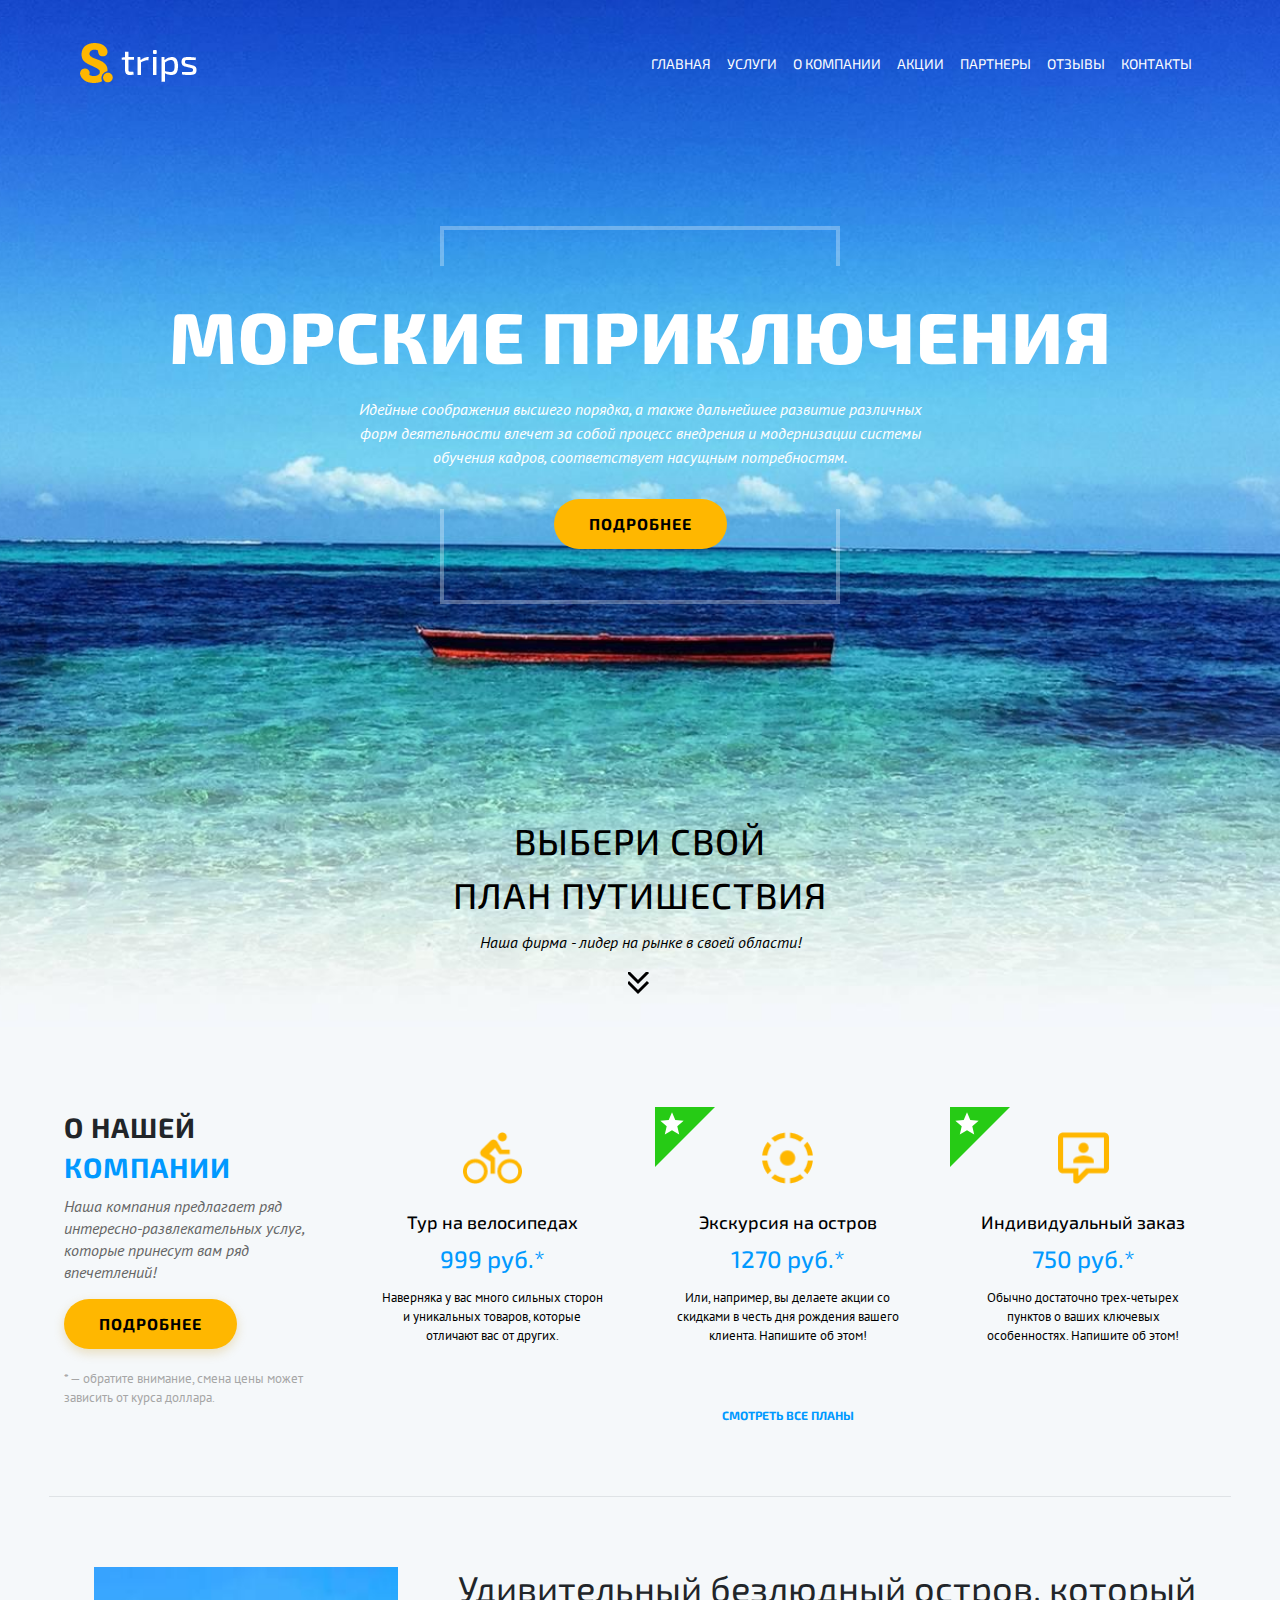
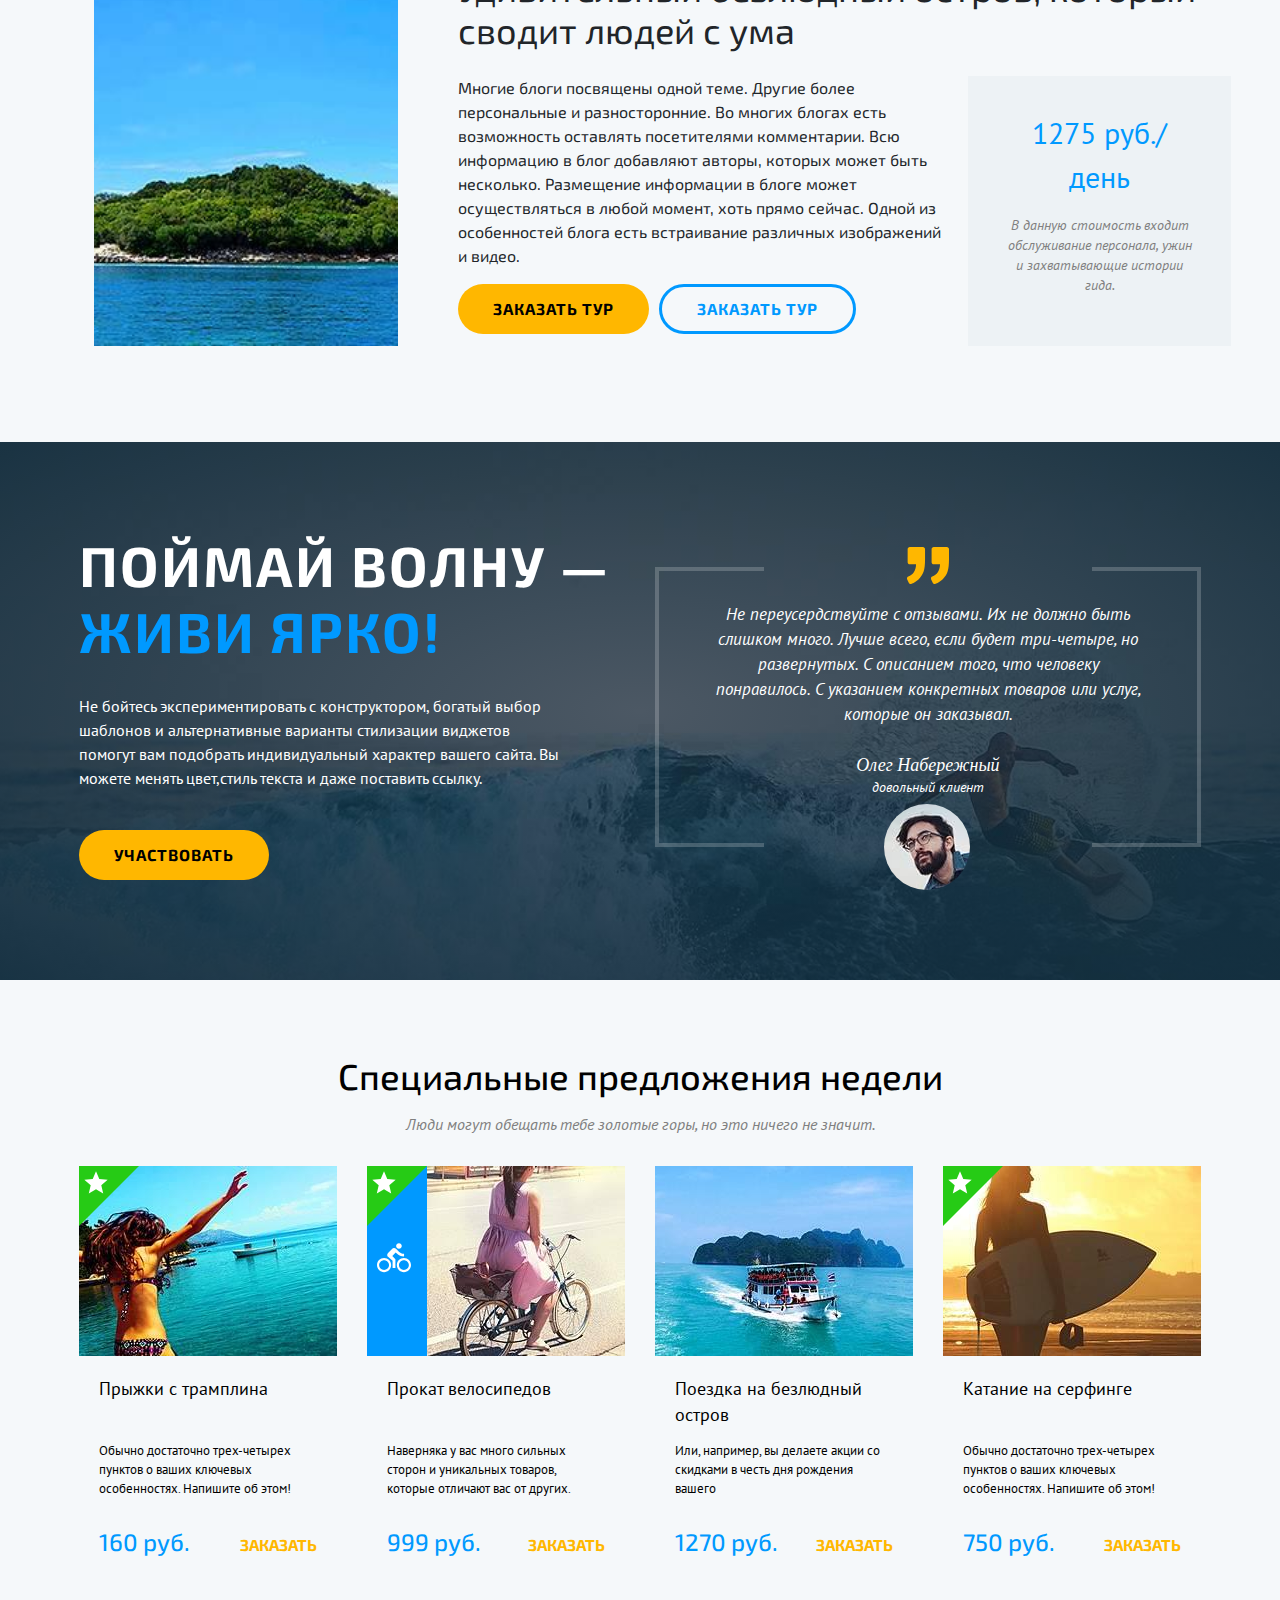
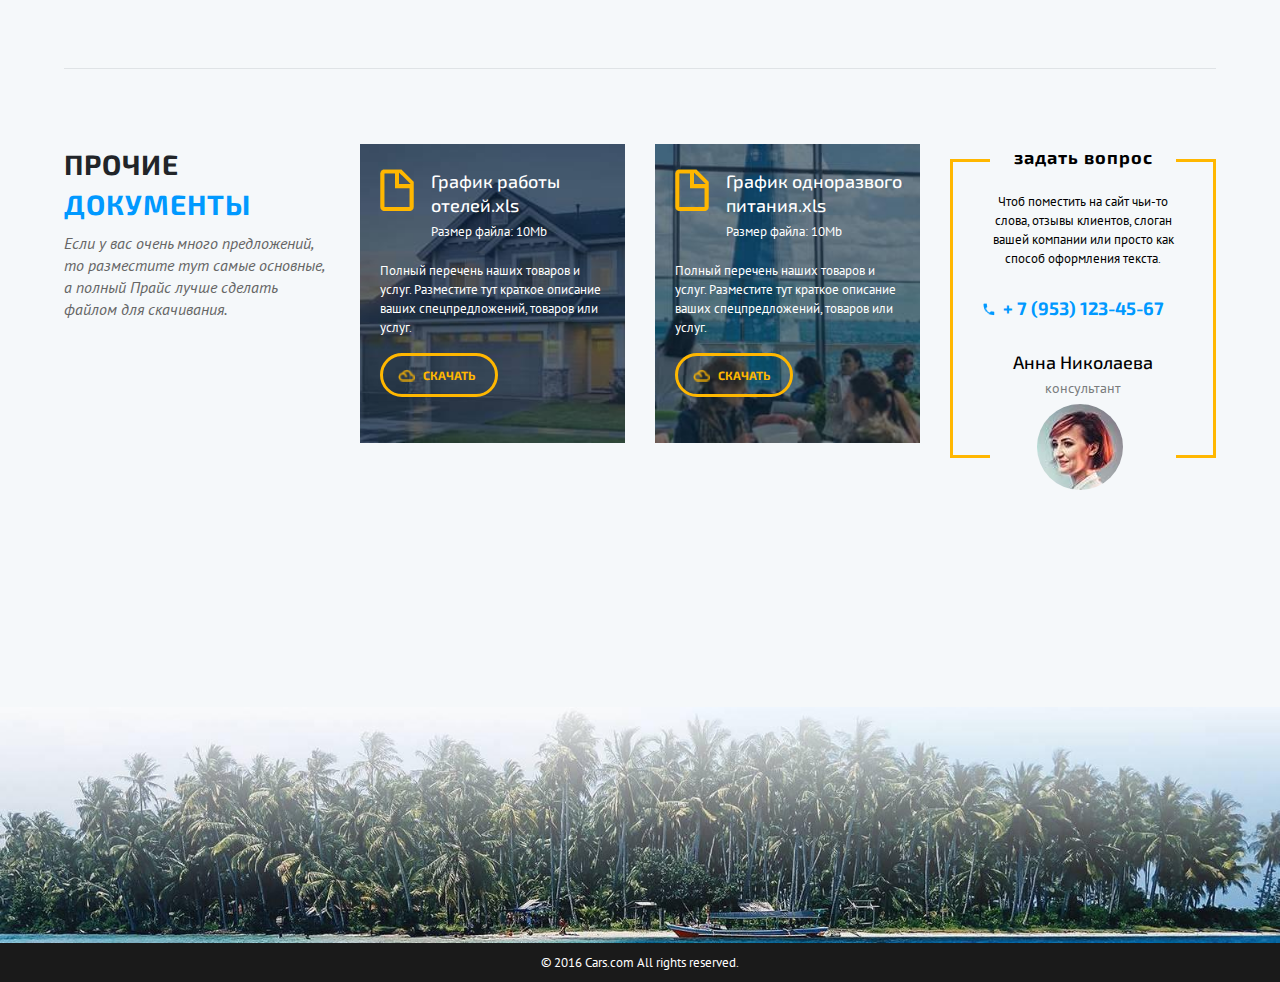
<file: index.html>
<!DOCTYPE html><html lang="en"><head><meta charset="UTF-8"/><meta name="viewport" content="width=device-width, user-scalable=yes, initial-scale=1.0, maximum-scale=1.0, minimum-scale=1.0"/><title>Sea trips official sitey</title><link rel="stylesheet" href="css/style.css"/><link rel="shortcut icon" href="img/logo-title.png" type="image/png"/></head><body><header> <div class="wrapper"><div class="top-menu"> <nav class="navbar navbar-expand-lg d-flex justify-content-between flex-row"><a class="navbar-brand" href="index.html"> <img src="img/logo.png" alt="logo sea trips"/></a><button class="navbar-toggler navbar-light bg-light" type="button" data-toggle="collapse" data-target="#navbarText" aria-controls="navbarText" aria-expanded="false" aria-label="Toggle navigation"><span class="navbar-toggler-icon navbar-light"></span></button><div class="collapse navbar-collapse" id="navbarText"><div class="d-flex justify-content-end w-100"><ul class="navbar-nav text-right"><li class="nav-item text-uppercase"><a class="nav-item nav-link" href="#">Главная</a></li><li class="nav-item text-uppercase"><a class="nav-item nav-link" href="#">Услуги</a></li><li class="nav-item text-uppercase"> <a class="nav-item nav-link" href="#">О компании</a></li><li class="nav-item text-uppercase"> <a class="nav-item nav-link" href="#">Акции</a></li><li class="nav-item text-uppercase"><a class="nav-item nav-link" href="#">Партнеры</a></li><li class="nav-item text-uppercase"> <a class="nav-item nav-link" href="#">Отзывы</a></li><li class="nav-item text-uppercase"> <a class="nav-item nav-link" href="#">Контакты                      </a></li></ul></div></div></nav></div><div class="header-content row"><div class="about-header mx-auto col-12"><h2 class="text-white text-uppercase">Морские приключения</h2><p class="text-white mx-auto font-italic">Идейные соображения высшего порядка, а также дальнейшее развитие различных форм деятельности влечет за собой процесс внедрения и модернизации системы обучения кадров, соответствует насущным потребностям.</p><a class="btn-primary-a font-weight-bold text-uppercase" href="#">Подробнее</a></div></div><div class="row"><div class="choose mx-auto col-12"><h3 class="mx-auto text-uppercase text-center">выбери свой план&nbsp;путишествия</h3><p class="font-italic">Наша фирма - лидер на рынке в своей области!</p><a href="#special-offers"><svg class="bottom-arrow" width="25" height="25" viewBox="0 0 25 25"><polyline points="0 0 10 10 20 0" fill="none" stroke="black" stroke-width="3"></polyline><polyline points="0 10 10 20 20 10" fill="none" stroke="black" stroke-width="3"></polyline></svg></a></div></div></div></header><svg> <symbol id="svgquotes" viewBox="0 0 42 37" width="42" height="37">	    <path fill="#ffb700" d="M39.85 0L26.75 0C25.56 0 24.6 0.96 24.6 2.15L24.6 15.22C24.6 16.41 25.56 17.37 26.75 17.37L33.02 17.37C32.94 20.79 32.14 23.53 30.63 25.59C29.44 27.21 27.64 28.56 25.23 29.62C24.13 30.11 23.65 31.41 24.17 32.51L25.72 35.77C26.22 36.82 27.45 37.28 28.52 36.82C31.37 35.59 33.78 34.04 35.75 32.14C38.14 29.84 39.78 27.23 40.67 24.32C41.56 21.42 42 17.45 42 12.42L42 2.15C42 0.96 41.03 0 39.85 0ZM4.57 36.81C7.39 35.59 9.78 34.03 11.76 32.14C14.17 29.84 15.82 27.24 16.71 24.35C17.6 21.47 18.04 17.49 18.04 12.42L18.04 2.15C18.04 0.96 17.08 0 15.89 0L2.79 0C1.6 0 0.64 0.96 0.64 2.15L0.64 15.22C0.64 16.41 1.6 17.37 2.79 17.37L9.06 17.37C8.98 20.79 8.18 23.53 6.67 25.59C5.49 27.21 3.68 28.56 1.28 29.62C0.17 30.11 -0.31 31.41 0.21 32.51L1.75 35.76C2.25 36.81 3.5 37.28 4.57 36.81Z"></path></symbol><symbol id="svgstar" viewBox="0 0 24 24" fill="white" width="28px" height="28px"><path d="M0 0h24v24H0z" fill="none"></path><path d="M12 17.27L18.18 21l-1.64-7.03L22 9.24l-7.19-.61L12 2 9.19 8.63 2 9.24l5.46 4.73L5.82 21z"></path></symbol><symbol id="svgbice" viewBox="0 0 24 24" fill="black" width="34px" height="34px"><path d="M0 0h24v24H0z" fill="none"></path><path fill="white" d="M15.5 5.5c1.1 0 2-.9 2-2s-.9-2-2-2-2 .9-2 2 .9 2 2 2zM5 12c-2.8 0-5 2.2-5 5s2.2 5 5 5 5-2.2 5-5-2.2-5-5-5zm0 8.5c-1.9 0-3.5-1.6-3.5-3.5s1.6-3.5 3.5-3.5 3.5 1.6 3.5 3.5-1.6 3.5-3.5 3.5zm5.8-10l2.4-2.4.8.8c1.3 1.3 3 2.1 5.1 2.1V9c-1.5 0-2.7-.6-3.6-1.5l-1.9-1.9c-.5-.4-1-.6-1.6-.6s-1.1.2-1.4.6L7.8 8.4c-.4.4-.6.9-.6 1.4 0 .6.2 1.1.6 1.4L11 14v5h2v-6.2l-2.2-2.3zM19 12c-2.8 0-5 2.2-5 5s2.2 5 5 5 5-2.2 5-5-2.2-5-5-5zm0 8.5c-1.9 0-3.5-1.6-3.5-3.5s1.6-3.5 3.5-3.5 3.5 1.6 3.5 3.5-1.6 3.5-3.5 3.5z"></path></symbol></svg><main>        <section class="about-company-section wrapper"> <div class="about-plans row"><div class="about-company col-xs-12 col-xl-3"><h3 class="text-uppercase font-weight-bold">О нашей <span>компании</span></h3><p class="about-company-main font-italic">Наша компания предлагает ряд интересно-развлекательных услуг, которые принесут вам ряд впечетлений!</p><a class="btn-primary-a font-weight-bold text-uppercase" href="#">подробнее</a><p class="attention">* — обратите внимание, смена цены может зависить от курса доллара.</p></div><div class="plans col-xs-12 col-xl-9 align-items-stretch p-xs-0"><div class="row"><div class="col-xs-12 col-sm-6 col-lg-4 mb-3 mb-lg-0"><figure class="text-center h-100 position-relative"><img src="img/img-bicycle.png" alt="bicycle"/><figcaption><p class="name-plan">Тур на велосипедах</p><h4>999 руб.*</h4><p class="about-plan">Наверняка у вас много сильных сторон и уникальных товаров, которые отличают вас от других.</p><a class="href position-absolute" href="#"></a></figcaption></figure></div><div class="col-xs-12 col-sm-6 col-lg-4 mb-3 mb-lg-0"><figure class="green-star-bg text-center h-100 position-relative"><img src="img/img-round.png" alt="round"/><svg class="star-bg position-absolute"> <use class="star" xlink:href="#svgstar"></use></svg><figcaption><p class="name-plan">Экскурсия на остров</p><h4>1270 руб.*</h4><p class="about-plan">Или, например, вы делаете акции со скидками в честь дня рождения вашего клиента. Напишите об этом!</p><a class="href position-absolute" href="#"></a></figcaption></figure></div><div class="col-xs-12 col-sm-6 col-lg-4 mb-3 mb-lg-0"><figure class="green-star-bg text-center h-100 position-relative"><img src="img/img-messege.png" alt="messege"/><svg class="star-bg position-absolute"> <use class="star" xlink:href="#svgstar"></use></svg><figcaption><p class="name-plan">Индивидуальный заказ</p><h4>750 руб.*</h4><p class="about-plan">Обычно достаточно трех-четырех пунктов о ваших ключевых особенностях. Напишите об этом!</p><a class="href position-absolute" href="#"></a></figcaption></figure></div><div class="col-12 text-center"> <a class="see-all-plans text-uppercase font-weight-bold">смотреть все планы</a></div></div></div></div><figure class="island row"> <div class="col-xs-12 col-lg-4 d-flex justify-content-center"><div class="col-sm-8 col-lg-12"><img class="col-12 h-100" src="img/island.jpg" alt="Удивительный безлюдный остров, который сводит людей с ума"/></div></div><figcaption class="col-xs-12 col-lg-8"> <h3>Удивительный безлюдный остров,&nbsp;который сводит людей&nbsp;с&nbsp;ума</h3><div class="row"> <div class="col-xs-12 col-xl-8 island-content"> <p>Многие блоги посвящены одной теме.  Другие более персональные и разносторонние. Во многих блогах есть возможность оставлять посетителями комментарии. Всю информацию в блог добавляют авторы, которых может быть несколько. Размещение информации в блоге может осуществляться в любой момент, хоть прямо сейчас. Одной из особенностей блога есть встраивание различных изображений и видео.</p><a class="btn-primary-a font-weight-bold text-uppercase" href="#">заказать тур</a><a class="btn-primary-a-two font-weight-bold text-uppercase" href="#">заказать тур</a></div><div class="col-xs-12 col-xl-4 prise-island-block text-center d-flex justify-content-center flex-column"><p class="prise-island">1275 руб./день</p><p class="text-center font-italic">В данную стоимость входит обслуживание персонала, ужин и захватывающие истории гида.</p></div></div></figcaption></figure></section><section class="comments-section"> <div class="wrapper row"> <div class="col-lg-6 motto"> <h2 class="font-weight-bold text-uppercase">поймай волну — <span>живи&nbsp;ярко!</span></h2><p>Не бойтесь экспериментировать с конструктором, богатый выбор шаблонов и альтернативные варианты стилизации виджетов помогут вам подобрать индивидуальный характер вашего сайта. Вы можете менять цвет,стиль текста и даже поставить ссылку.</p><a class="btn-primary-a font-weight-bold text-uppercase" href="#">участвовать</a></div><div class="col-lg-6 comment"><blockquote class="text-center position-relative"><svg class="bg-quotes position-absolute"><use xlink:href="#svgquotes"></use></svg><p class="comment-text font-italic mx-auto">Не переусердствуйте с отзывами. Их не должно быть слишком много. Лучше всего, если будет три-четыре, но развернутых. С описанием того, что человеку понравилось. С указанием конкретных товаров или услуг, которые он заказывал.</p><cite class="name d-flex flex-column align-items-center">Олег Набережный<span class="d-inline-block position-relative">довольный клиент<img class="position-absolute" src="img/client.jpg" alt="наш довольний клієнт"/></span></cite></blockquote></div></div></section><section class="wrapper"><div class="special-offers" id="special-offers"><h3 class="text-center">Специальные предложения недели</h3><p class="text-center font-italic"> Люди могут обещать тебе золотые горы, но это ничего не значит.</p><div class="plans col-xl-12 align-items-stretch"><div class="row"><div class="col-xs-12 col-sm-8 offset-sm-2 col-lg-6 offset-lg-0 col-xl-3 mb-3 mb-xl-0"><figure class="green-star-bg p-0 position-relative"><img class="w-100" src="img/img-offer-jump.jpg" alt="стрибок в море"/><svg class="star-bg position-absolute"> <use class="star" xlink:href="#svgstar"></use></svg><figcaption class="row"><p class="name-plan col-12">Прыжки с трамплина</p><p class="about-plan col-12">Обычно достаточно трех-четырех пунктов о ваших ключевых особенностях. Напишите об этом!</p><div class="col-12 w-100 d-flex justify-content-between align-items-end"> <h4>160 руб.</h4><a class="text-uppercase font-weight-bold" href="#">заказать</a></div></figcaption></figure></div><div class="col-xs-12 col-sm-8 offset-sm-2 col-lg-6 offset-lg-0 col-xl-3 mb-3 mb-xl-0"><figure class="green-star-bg blue-bike-bg p-0 position-relative"><img class="w-100" src="img/img-offer-bicycles.jpg" alt="прогулка на велосипеді"/><svg class="star-bg position-absolute"> <use class="star" xlink:href="#svgstar"></use></svg><svg class="bike-bg position-absolute"> <use class="star" xlink:href="#svgbice"></use></svg><figcaption class="row"><p class="name-plan col-12">Прокат велосипедов</p><p class="about-plan col-12">Наверняка у вас много сильных сторон и уникальных товаров, которые отличают вас от других. </p><div class="col-12 w-100 d-flex justify-content-between align-items-end"> <h4>999 руб.</h4><a class="text-uppercase font-weight-bold" href="#">заказать</a></div></figcaption></figure></div><div class="col-xs-12 col-sm-8 offset-sm-2 col-lg-6 offset-lg-0 col-xl-3 mb-3 mb-xl-0"><figure class="p-0 position-relative"><img class="w-100" src="img/img-offer-ship.jpg" alt="прогулка на кораблі"/><figcaption class="row"><p class="name-plan col-12">Поездка на безлюдный остров</p><p class="about-plan col-12">Или, например, вы делаете акции со скидками в честь дня рождения вашего </p><div class="col-12 w-100 d-flex justify-content-between align-items-end"> <h4>1270 руб.</h4><a class="text-uppercase font-weight-bold" href="#">заказать</a></div></figcaption></figure></div><div class="col-xs-12 col-sm-8 offset-sm-2 col-lg-6 offset-lg-0 col-xl-3 mb-3 mb-xl-0"><figure class="green-star-bg p-0 position-relative"><img class="w-100" src="img/img-offer-surfing.jpg" alt="найкращий серфінг у світі по найдешевшій ціні"/><svg class="star-bg position-absolute"> <use class="star" xlink:href="#svgstar"></use></svg><figcaption class="row"><p class="name-plan col-12">Катание на серфинге</p><p class="about-plan col-12">Обычно достаточно трех-четырех пунктов о ваших ключевых особенностях. Напишите об этом!</p><div class="col-12 w-100 d-flex justify-content-between align-items-end"> <h4>750 руб.</h4><a class="text-uppercase font-weight-bold" href="#">заказать</a></div></figcaption></figure></div></div></div></div><div class="other-documents row"><div class="about-company col-xs-12 col-xl-3"><h3 class="text-uppercase font-weight-bold">Прочие <span>документы</span></h3><p class="about-company-main font-italic">Если у вас очень много предложений, то разместите тут самые основные, а полный Прайс лучше сделать файлом для скачивания.</p></div><div class="others col-xl-9 align-items-stretch"><div class="row"><div class="col-xs-12 col-sm-6 col-lg-4 mb-3 mb-lg-0"> <div class="documents house-doc h-100"><img class="align-top" src="img/img-file.png" alt="#"/><span class="d-inline-block align-top"> <p class="name-doc">График работы отелей.xls</p><p class="size">Размер файла: 10Mb</p></span><p class="about-file">Полный перечень наших товаров и услуг. Разместите тут краткое описание ваших спецпредложений, товаров или услуг.</p><a class="btn-primary-a-two d-inline-block font-weight-bold text-uppercase" href="#">скачать</a></div></div><div class="col-xs-12 col-sm-6 col-lg-4 mb-3 mb-lg-0"> <div class="documents food-doc h-100"><img class="align-top" src="img/img-file.png" alt="#"/><span class="d-inline-block align-top"><p class="name-doc">График&nbsp;одноразвого питания.xls</p><p class="size">Размер файла: 10Mb</p></span><p class="about-file">Полный перечень наших товаров и услуг. Разместите тут краткое описание ваших спецпредложений, товаров или услуг.</p><a class="btn-primary-a-two d-inline-block font-weight-bold text-uppercase" href="#">скачать </a></div></div><div class="col-xs-12 col-sm-6 offset-sm-3 col-lg-4 offset-lg-0 mb-3 mb-lg-0"><div class="helper text-center h-100 position-relative"><p class="ask font-weight-bold text-center">задать вопрос</p><p class="help-info">Чтоб поместить на сайт чьи-то слова, отзывы клиентов, слоган вашей компании или просто как способ оформления текста.</p><a class="tel d-inline-block font-weight-bold" href="tel:+7 (953) 123-45-67">+ 7 (953) 123-45-67</a><p class="name-helper">Анна Николаева</p><span class="position-relative">консультант<img class="position-absolute" src="img/img-operator.jpg" alt="оператор який вам допоможе"/></span></div></div></div></div></div></section></main><footer> <div class="copy"> <div class="wrapper"><p class="m-0">&copy; 2016 Cars.com All rights reserved.</p></div></div></footer><script src="js/scripts.js"></script></body></html>
</file>
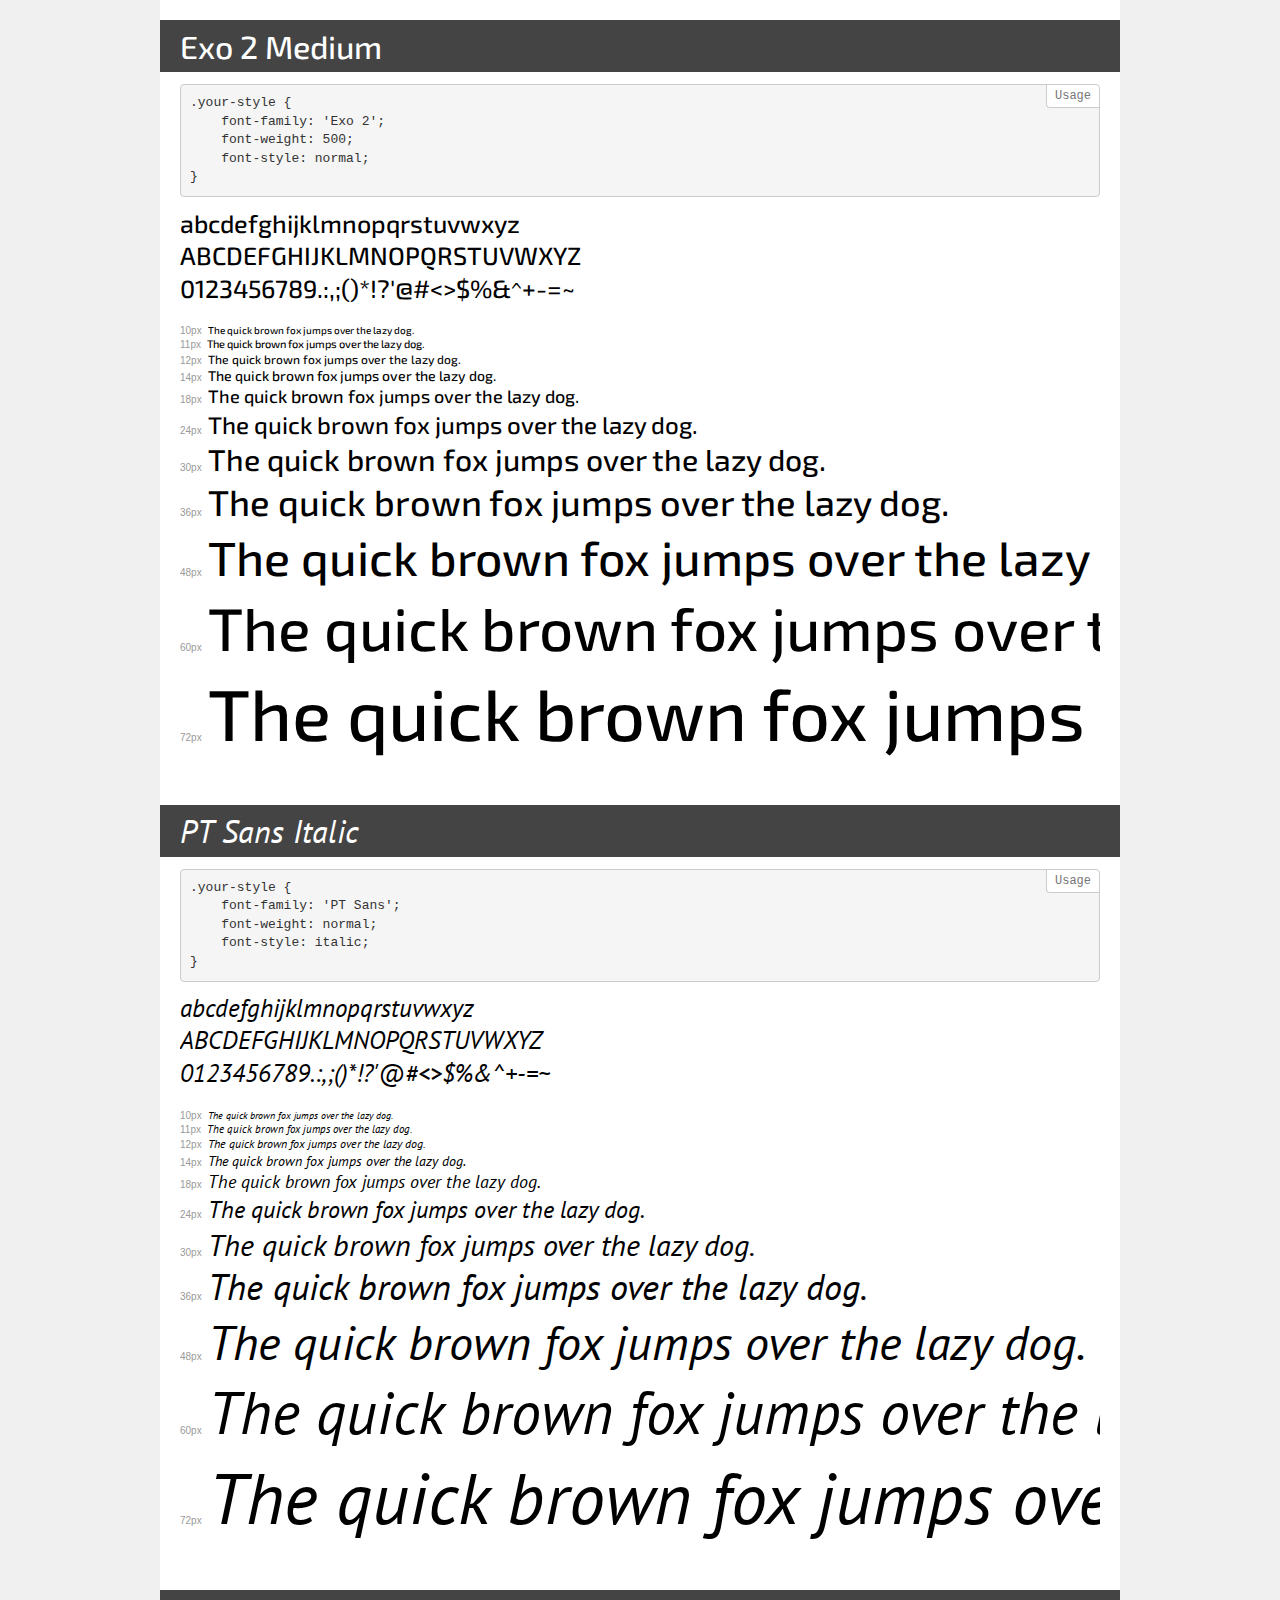
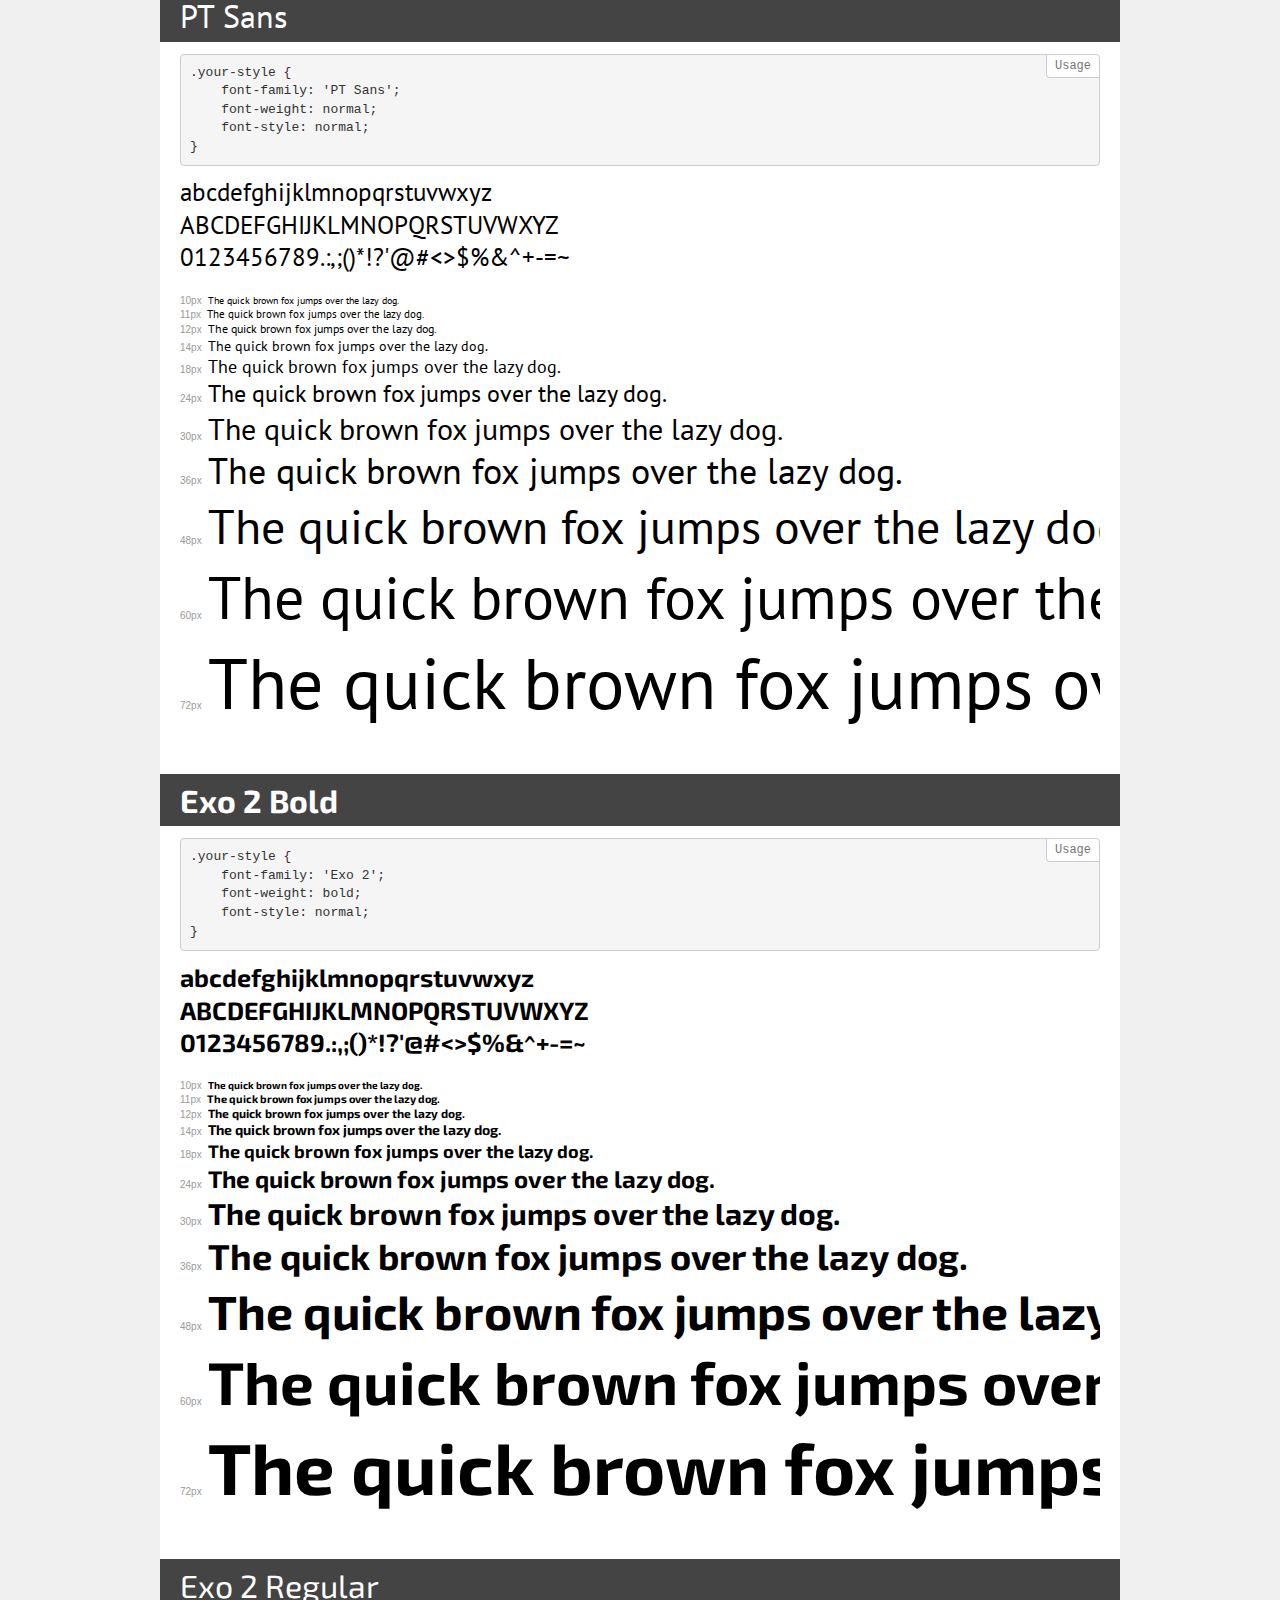
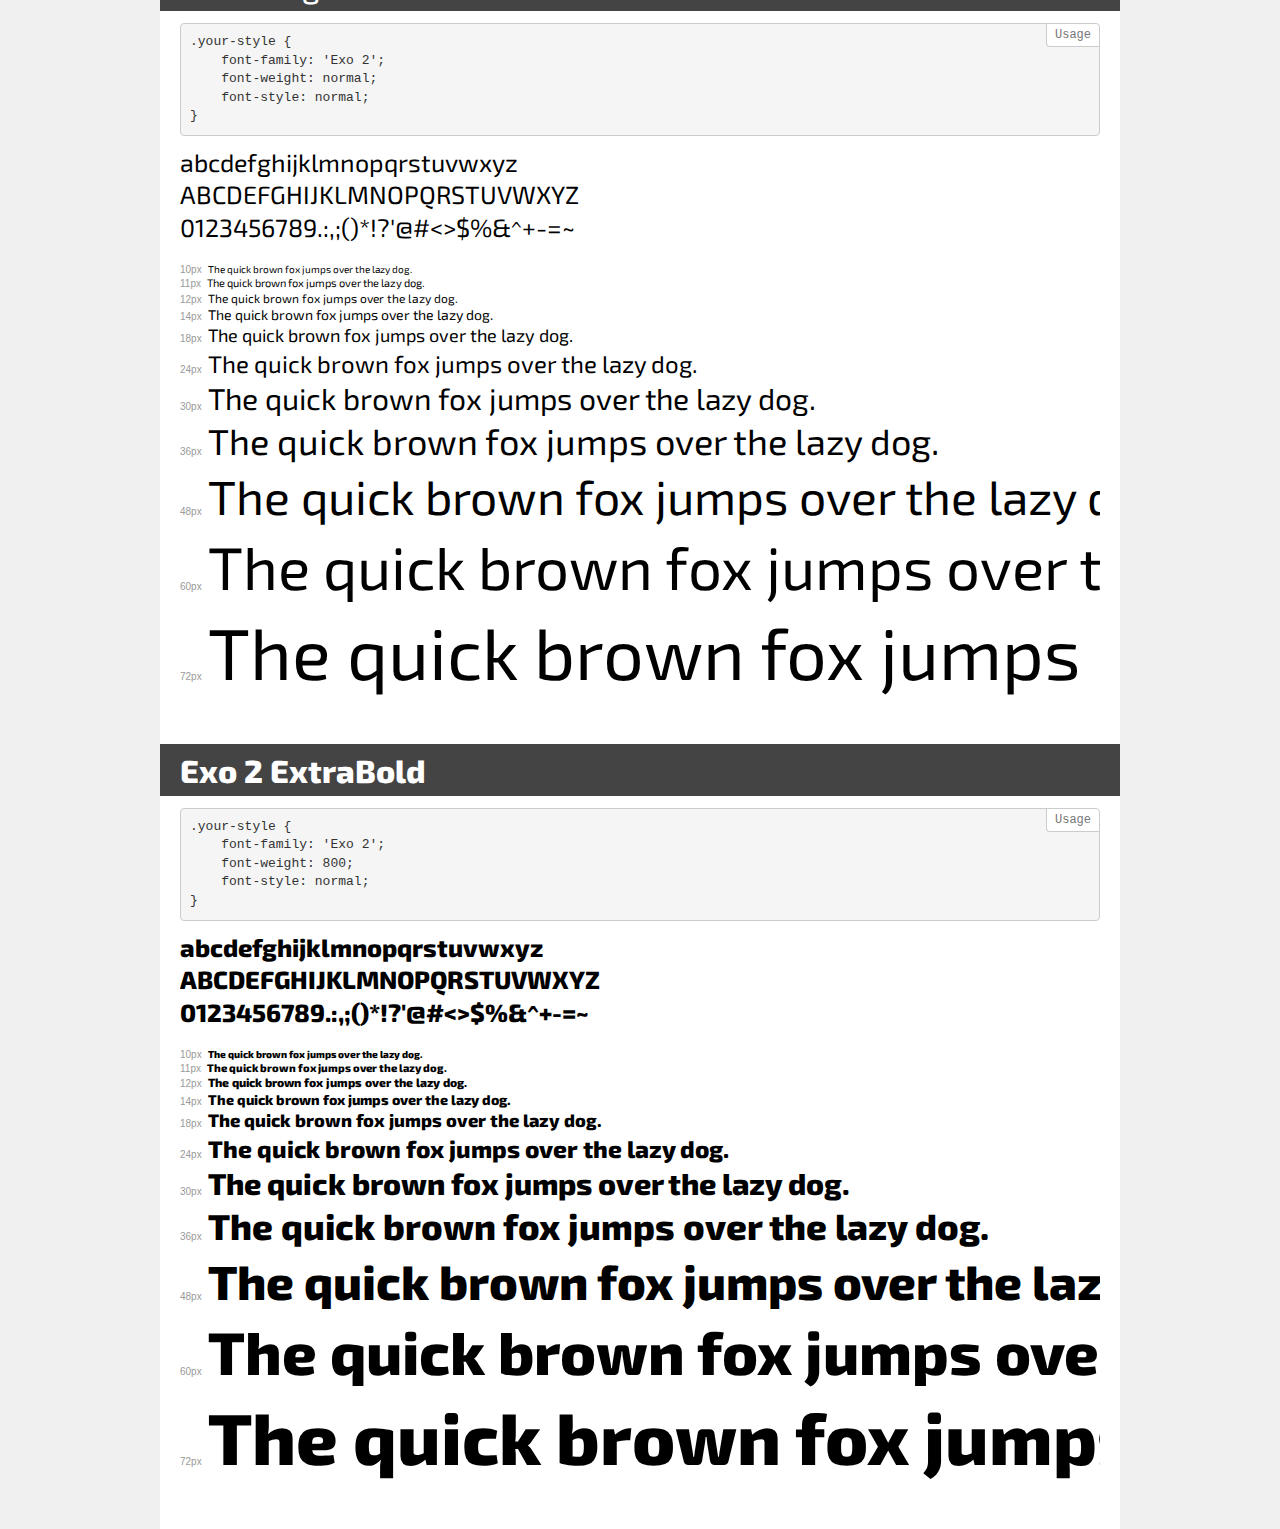
<file: fonts/demo.html>
<!DOCTYPE html>
<html lang="en">
<head>
    <meta charset="utf-8">
    <meta http-equiv="X-UA-Compatible" content="IE=edge">
    <meta name="viewport" content="width=device-width, initial-scale=1">
    <meta name="robots" content="noindex, noarchive">
    <meta name="format-detection" content="telephone=no">
    <title>Transfonter demo</title>
    <link href="stylesheet.css" rel="stylesheet">
    <style>
        /*
        http://meyerweb.com/eric/tools/css/reset/
        v2.0 | 20110126
        License: none (public domain)
        */
        html, body, div, span, applet, object, iframe,
        h1, h2, h3, h4, h5, h6, p, blockquote, pre,
        a, abbr, acronym, address, big, cite, code,
        del, dfn, em, img, ins, kbd, q, s, samp,
        small, strike, strong, sub, sup, tt, var,
        b, u, i, center,
        dl, dt, dd, ol, ul, li,
        fieldset, form, label, legend,
        table, caption, tbody, tfoot, thead, tr, th, td,
        article, aside, canvas, details, embed,
        figure, figcaption, footer, header, hgroup,
        menu, nav, output, ruby, section, summary,
        time, mark, audio, video {
            margin: 0;
            padding: 0;
            border: 0;
            font-size: 100%;
            font: inherit;
            vertical-align: baseline;
        }
        /* HTML5 display-role reset for older browsers */
        article, aside, details, figcaption, figure,
        footer, header, hgroup, menu, nav, section {
            display: block;
        }
        body {
            line-height: 1;
        }
        ol, ul {
            list-style: none;
        }
        blockquote, q {
            quotes: none;
        }
        blockquote:before, blockquote:after,
        q:before, q:after {
            content: '';
            content: none;
        }
        table {
            border-collapse: collapse;
            border-spacing: 0;
        }
        /* demo styles */
        body {
            background: #f0f0f0;
            color: #000;
        }
        .page {
            background: #fff;
            width: 920px;
            margin: 0 auto;
            padding: 20px 20px 0 20px;
            overflow: hidden;
        }
        .font-container {
            overflow-x: auto;
            overflow-y: hidden;
            margin-bottom: 40px;
            line-height: 1.3;
            white-space: nowrap;
            padding-bottom: 5px;
        }
        h1 {
            position: relative;
            background: #444;
            font-size: 32px;
            color: #fff;
            padding: 10px 20px;
            margin: 0 -20px 12px -20px;
        }
        .letters {
            font-size: 25px;
            margin-bottom: 20px;
        }
        .s10:before {
            content: '10px';
        }
        .s11:before {
            content: '11px';
        }
        .s12:before {
            content: '12px';
        }
        .s14:before {
            content: '14px';
        }
        .s18:before {
            content: '18px';
        }
        .s24:before {
            content: '24px';
        }
        .s30:before {
            content: '30px';
        }
        .s36:before {
            content: '36px';
        }
        .s48:before {
            content: '48px';
        }
        .s60:before {
            content: '60px';
        }
        .s72:before {
            content: '72px';
        }
        .s10:before, .s11:before, .s12:before, .s14:before,
        .s18:before, .s24:before, .s30:before, .s36:before,
        .s48:before, .s60:before, .s72:before {
            font-family: Arial, sans-serif;
            font-size: 10px;
            font-weight: normal;
            font-style: normal;
            color: #999;
            padding-right: 6px;
        }
        pre {
            display: block;
            position: relative;
            padding: 9px;
            margin: 0 0 10px;
            font-family: Monaco, Menlo, Consolas, "Courier New", monospace;
            font-size: 13px;
            line-height: 1.428571429;
            color: #333;
            font-weight: normal;
            font-style: normal;
            background-color: #f5f5f5;
            border: 1px solid #ccc;
            overflow-x: auto;
            border-radius: 4px;
        }
        pre:after {
            display: block;
            position: absolute;
            right: 0;
            top: 0;
            content: 'Usage';
            line-height: 1;
            padding: 5px 8px;
            font-size: 12px;
            color: #767676;
            background-color: #fff;
            border: 1px solid #ccc;
            border-right: none;
            border-top: none;
            border-radius: 0 4px 0 4px;
            z-index: 10;
        }
        /* responsive */
        @media (max-width: 959px) {
            .page {
                width: auto;
                margin: 0;
            }
        }
    </style>
</head>
<body>
<div class="page">
    <div class="demo">
        <h1 style="font-family: 'Exo 2'; font-weight: 500; font-style: normal;">Exo 2 Medium</h1>
        <pre>.your-style {
    font-family: 'Exo 2';
    font-weight: 500;
    font-style: normal;
}</pre>
        <div class="font-container" style="font-family: 'Exo 2'; font-weight: 500; font-style: normal;">
            <p class="letters">
                abcdefghijklmnopqrstuvwxyz<br>
ABCDEFGHIJKLMNOPQRSTUVWXYZ<br>
                0123456789.:,;()*!?'@#<>$%&^+-=~
            </p>
            <p class="s10" style="font-size: 10px;">The quick brown fox jumps over the lazy dog.</p>
            <p class="s11" style="font-size: 11px;">The quick brown fox jumps over the lazy dog.</p>
            <p class="s12" style="font-size: 12px;">The quick brown fox jumps over the lazy dog.</p>
            <p class="s14" style="font-size: 14px;">The quick brown fox jumps over the lazy dog.</p>
            <p class="s18" style="font-size: 18px;">The quick brown fox jumps over the lazy dog.</p>
            <p class="s24" style="font-size: 24px;">The quick brown fox jumps over the lazy dog.</p>
            <p class="s30" style="font-size: 30px;">The quick brown fox jumps over the lazy dog.</p>
            <p class="s36" style="font-size: 36px;">The quick brown fox jumps over the lazy dog.</p>
            <p class="s48" style="font-size: 48px;">The quick brown fox jumps over the lazy dog.</p>
            <p class="s60" style="font-size: 60px;">The quick brown fox jumps over the lazy dog.</p>
            <p class="s72" style="font-size: 72px;">The quick brown fox jumps over the lazy dog.</p>
        </div>
    </div>
    <div class="demo">
        <h1 style="font-family: 'PT Sans'; font-weight: normal; font-style: italic;">PT Sans Italic</h1>
        <pre>.your-style {
    font-family: 'PT Sans';
    font-weight: normal;
    font-style: italic;
}</pre>
        <div class="font-container" style="font-family: 'PT Sans'; font-weight: normal; font-style: italic;">
            <p class="letters">
                abcdefghijklmnopqrstuvwxyz<br>
ABCDEFGHIJKLMNOPQRSTUVWXYZ<br>
                0123456789.:,;()*!?'@#<>$%&^+-=~
            </p>
            <p class="s10" style="font-size: 10px;">The quick brown fox jumps over the lazy dog.</p>
            <p class="s11" style="font-size: 11px;">The quick brown fox jumps over the lazy dog.</p>
            <p class="s12" style="font-size: 12px;">The quick brown fox jumps over the lazy dog.</p>
            <p class="s14" style="font-size: 14px;">The quick brown fox jumps over the lazy dog.</p>
            <p class="s18" style="font-size: 18px;">The quick brown fox jumps over the lazy dog.</p>
            <p class="s24" style="font-size: 24px;">The quick brown fox jumps over the lazy dog.</p>
            <p class="s30" style="font-size: 30px;">The quick brown fox jumps over the lazy dog.</p>
            <p class="s36" style="font-size: 36px;">The quick brown fox jumps over the lazy dog.</p>
            <p class="s48" style="font-size: 48px;">The quick brown fox jumps over the lazy dog.</p>
            <p class="s60" style="font-size: 60px;">The quick brown fox jumps over the lazy dog.</p>
            <p class="s72" style="font-size: 72px;">The quick brown fox jumps over the lazy dog.</p>
        </div>
    </div>
    <div class="demo">
        <h1 style="font-family: 'PT Sans'; font-weight: normal; font-style: normal;">PT Sans</h1>
        <pre>.your-style {
    font-family: 'PT Sans';
    font-weight: normal;
    font-style: normal;
}</pre>
        <div class="font-container" style="font-family: 'PT Sans'; font-weight: normal; font-style: normal;">
            <p class="letters">
                abcdefghijklmnopqrstuvwxyz<br>
ABCDEFGHIJKLMNOPQRSTUVWXYZ<br>
                0123456789.:,;()*!?'@#<>$%&^+-=~
            </p>
            <p class="s10" style="font-size: 10px;">The quick brown fox jumps over the lazy dog.</p>
            <p class="s11" style="font-size: 11px;">The quick brown fox jumps over the lazy dog.</p>
            <p class="s12" style="font-size: 12px;">The quick brown fox jumps over the lazy dog.</p>
            <p class="s14" style="font-size: 14px;">The quick brown fox jumps over the lazy dog.</p>
            <p class="s18" style="font-size: 18px;">The quick brown fox jumps over the lazy dog.</p>
            <p class="s24" style="font-size: 24px;">The quick brown fox jumps over the lazy dog.</p>
            <p class="s30" style="font-size: 30px;">The quick brown fox jumps over the lazy dog.</p>
            <p class="s36" style="font-size: 36px;">The quick brown fox jumps over the lazy dog.</p>
            <p class="s48" style="font-size: 48px;">The quick brown fox jumps over the lazy dog.</p>
            <p class="s60" style="font-size: 60px;">The quick brown fox jumps over the lazy dog.</p>
            <p class="s72" style="font-size: 72px;">The quick brown fox jumps over the lazy dog.</p>
        </div>
    </div>
    <div class="demo">
        <h1 style="font-family: 'Exo 2'; font-weight: bold; font-style: normal;">Exo 2 Bold</h1>
        <pre>.your-style {
    font-family: 'Exo 2';
    font-weight: bold;
    font-style: normal;
}</pre>
        <div class="font-container" style="font-family: 'Exo 2'; font-weight: bold; font-style: normal;">
            <p class="letters">
                abcdefghijklmnopqrstuvwxyz<br>
ABCDEFGHIJKLMNOPQRSTUVWXYZ<br>
                0123456789.:,;()*!?'@#<>$%&^+-=~
            </p>
            <p class="s10" style="font-size: 10px;">The quick brown fox jumps over the lazy dog.</p>
            <p class="s11" style="font-size: 11px;">The quick brown fox jumps over the lazy dog.</p>
            <p class="s12" style="font-size: 12px;">The quick brown fox jumps over the lazy dog.</p>
            <p class="s14" style="font-size: 14px;">The quick brown fox jumps over the lazy dog.</p>
            <p class="s18" style="font-size: 18px;">The quick brown fox jumps over the lazy dog.</p>
            <p class="s24" style="font-size: 24px;">The quick brown fox jumps over the lazy dog.</p>
            <p class="s30" style="font-size: 30px;">The quick brown fox jumps over the lazy dog.</p>
            <p class="s36" style="font-size: 36px;">The quick brown fox jumps over the lazy dog.</p>
            <p class="s48" style="font-size: 48px;">The quick brown fox jumps over the lazy dog.</p>
            <p class="s60" style="font-size: 60px;">The quick brown fox jumps over the lazy dog.</p>
            <p class="s72" style="font-size: 72px;">The quick brown fox jumps over the lazy dog.</p>
        </div>
    </div>
    <div class="demo">
        <h1 style="font-family: 'Exo 2'; font-weight: normal; font-style: normal;">Exo 2 Regular</h1>
        <pre>.your-style {
    font-family: 'Exo 2';
    font-weight: normal;
    font-style: normal;
}</pre>
        <div class="font-container" style="font-family: 'Exo 2'; font-weight: normal; font-style: normal;">
            <p class="letters">
                abcdefghijklmnopqrstuvwxyz<br>
ABCDEFGHIJKLMNOPQRSTUVWXYZ<br>
                0123456789.:,;()*!?'@#<>$%&^+-=~
            </p>
            <p class="s10" style="font-size: 10px;">The quick brown fox jumps over the lazy dog.</p>
            <p class="s11" style="font-size: 11px;">The quick brown fox jumps over the lazy dog.</p>
            <p class="s12" style="font-size: 12px;">The quick brown fox jumps over the lazy dog.</p>
            <p class="s14" style="font-size: 14px;">The quick brown fox jumps over the lazy dog.</p>
            <p class="s18" style="font-size: 18px;">The quick brown fox jumps over the lazy dog.</p>
            <p class="s24" style="font-size: 24px;">The quick brown fox jumps over the lazy dog.</p>
            <p class="s30" style="font-size: 30px;">The quick brown fox jumps over the lazy dog.</p>
            <p class="s36" style="font-size: 36px;">The quick brown fox jumps over the lazy dog.</p>
            <p class="s48" style="font-size: 48px;">The quick brown fox jumps over the lazy dog.</p>
            <p class="s60" style="font-size: 60px;">The quick brown fox jumps over the lazy dog.</p>
            <p class="s72" style="font-size: 72px;">The quick brown fox jumps over the lazy dog.</p>
        </div>
    </div>
    <div class="demo">
        <h1 style="font-family: 'Exo 2'; font-weight: 800; font-style: normal;">Exo 2 ExtraBold</h1>
        <pre>.your-style {
    font-family: 'Exo 2';
    font-weight: 800;
    font-style: normal;
}</pre>
        <div class="font-container" style="font-family: 'Exo 2'; font-weight: 800; font-style: normal;">
            <p class="letters">
                abcdefghijklmnopqrstuvwxyz<br>
ABCDEFGHIJKLMNOPQRSTUVWXYZ<br>
                0123456789.:,;()*!?'@#<>$%&^+-=~
            </p>
            <p class="s10" style="font-size: 10px;">The quick brown fox jumps over the lazy dog.</p>
            <p class="s11" style="font-size: 11px;">The quick brown fox jumps over the lazy dog.</p>
            <p class="s12" style="font-size: 12px;">The quick brown fox jumps over the lazy dog.</p>
            <p class="s14" style="font-size: 14px;">The quick brown fox jumps over the lazy dog.</p>
            <p class="s18" style="font-size: 18px;">The quick brown fox jumps over the lazy dog.</p>
            <p class="s24" style="font-size: 24px;">The quick brown fox jumps over the lazy dog.</p>
            <p class="s30" style="font-size: 30px;">The quick brown fox jumps over the lazy dog.</p>
            <p class="s36" style="font-size: 36px;">The quick brown fox jumps over the lazy dog.</p>
            <p class="s48" style="font-size: 48px;">The quick brown fox jumps over the lazy dog.</p>
            <p class="s60" style="font-size: 60px;">The quick brown fox jumps over the lazy dog.</p>
            <p class="s72" style="font-size: 72px;">The quick brown fox jumps over the lazy dog.</p>
        </div>
    </div>
</div>
</body>
</html>
</file>
<file: fonts/stylesheet.css>
@font-face {
    font-family: 'Exo 2';
    src: url('Exo2-Medium.eot');
    src: url('Exo2-Medium.eot?#iefix') format('embedded-opentype'),
        url('Exo2-Medium.woff2') format('woff2'),
        url('Exo2-Medium.woff') format('woff'),
        url('Exo2-Medium.ttf') format('truetype');
    font-weight: 500;
    font-style: normal;
    font-display: swap;
}

@font-face {
    font-family: 'PT Sans';
    src: url('PTSans-Italic.eot');
    src: url('PTSans-Italic.eot?#iefix') format('embedded-opentype'),
        url('PTSans-Italic.woff2') format('woff2'),
        url('PTSans-Italic.woff') format('woff'),
        url('PTSans-Italic.ttf') format('truetype');
    font-weight: normal;
    font-style: italic;
    font-display: swap;
}

@font-face {
    font-family: 'PT Sans';
    src: url('PTSans-Regular.eot');
    src: url('PTSans-Regular.eot?#iefix') format('embedded-opentype'),
        url('PTSans-Regular.woff2') format('woff2'),
        url('PTSans-Regular.woff') format('woff'),
        url('PTSans-Regular.ttf') format('truetype');
    font-weight: normal;
    font-style: normal;
    font-display: swap;
}

@font-face {
    font-family: 'Exo 2';
    src: url('Exo2-Bold.eot');
    src: url('Exo2-Bold.eot?#iefix') format('embedded-opentype'),
        url('Exo2-Bold.woff2') format('woff2'),
        url('Exo2-Bold.woff') format('woff'),
        url('Exo2-Bold.ttf') format('truetype');
    font-weight: bold;
    font-style: normal;
    font-display: swap;
}

@font-face {
    font-family: 'Exo 2';
    src: url('Exo2-Regular.eot');
    src: url('Exo2-Regular.eot?#iefix') format('embedded-opentype'),
        url('Exo2-Regular.woff2') format('woff2'),
        url('Exo2-Regular.woff') format('woff'),
        url('Exo2-Regular.ttf') format('truetype');
    font-weight: normal;
    font-style: normal;
    font-display: swap;
}

@font-face {
    font-family: 'Exo 2';
    src: url('Exo2-ExtraBold.eot');
    src: url('Exo2-ExtraBold.eot?#iefix') format('embedded-opentype'),
        url('Exo2-ExtraBold.woff2') format('woff2'),
        url('Exo2-ExtraBold.woff') format('woff'),
        url('Exo2-ExtraBold.ttf') format('truetype');
    font-weight: 800;
    font-style: normal;
    font-display: swap;
}
</file>
